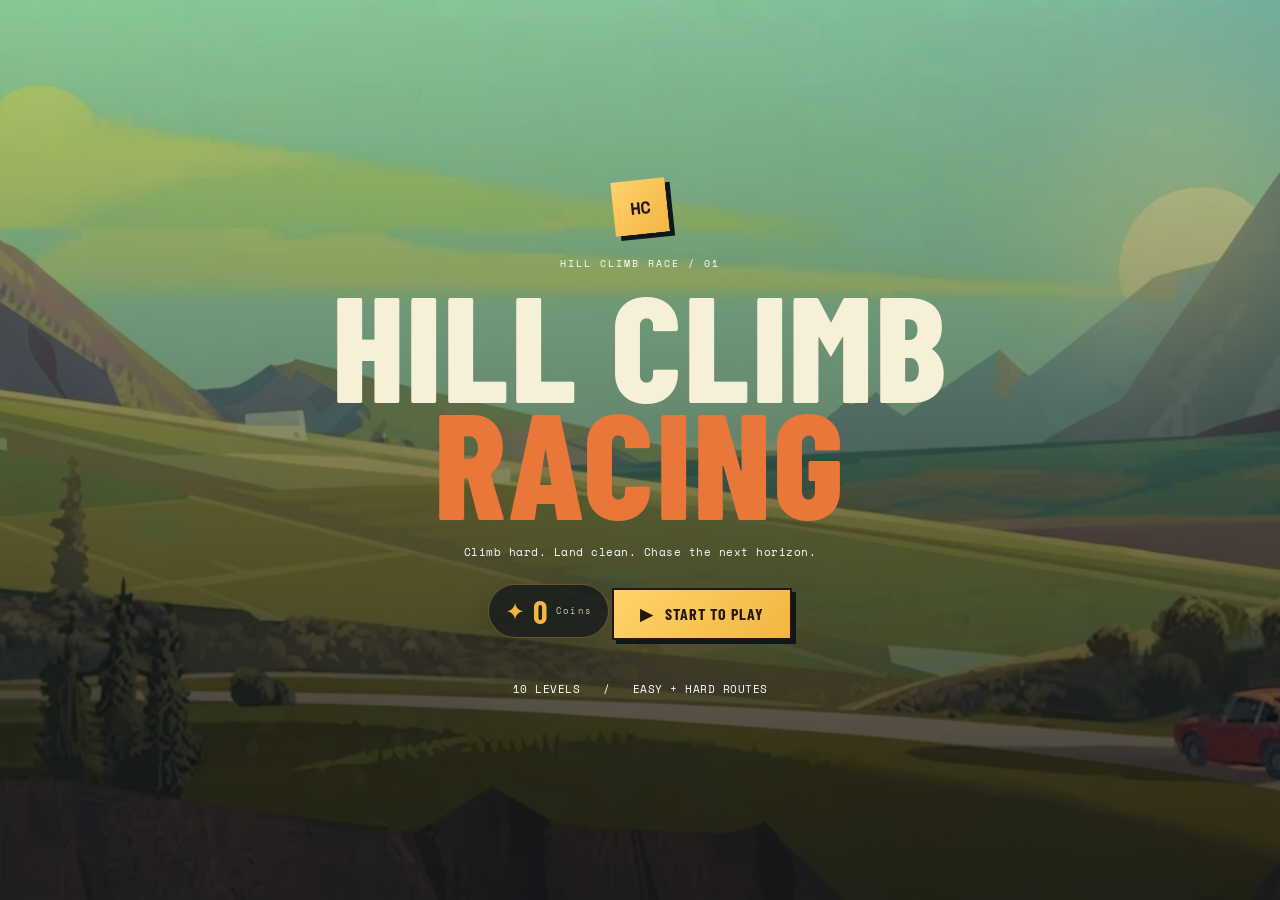
<file: index.html>
<!doctype html>
<html lang="en">
  <head>
    <meta charset="UTF-8" />
    <meta name="viewport" content="width=device-width, initial-scale=1.0" />
    <title>Hill Climb Race</title>
    <link rel="preconnect" href="https://fonts.googleapis.com" />
    <link rel="preconnect" href="https://fonts.gstatic.com" crossorigin />
    <link
      href="https://fonts.googleapis.com/css2?family=Barlow+Condensed:wght@500;600;700;800&family=Space+Mono:wght@400;700&display=swap"
      rel="stylesheet"
    />
    <link rel="stylesheet" href="style.css" />
  </head>
  <body>
    <section class="landing" id="landing">
     
      <div class="landing-copy">
        <span class="landing-mark">HC</span>
        <span class="landing-kicker">HILL CLIMB RACE / 01</span>
        <h1>HILL CLIMB<br /><em>RACING</em></h1>
        <p>Climb hard. Land clean. Chase the next horizon.</p>
        <div class="landing-coins" aria-label="Total coins earned across all runs">
          <span class="coin-icon">✦</span>
          <strong id="landingTotalCoins">0</strong>
          <small>Coins</small>
        </div>
        <button id="playGame">▶ &nbsp; START TO PLAY</button>
        <p>10 LEVELS &nbsp; / &nbsp; EASY + HARD ROUTES</p>
      </div>
     
    </section>

    <main class="shell full-screen-game game-shell-hidden">
      
       <header class="topbar">
        <div class="brand">
          <span class="brand-mark">HB</span>
          <div><strong>HILL CLIMB RACE</strong><small>RACE / 01</small></div>
        </div>
        <div class="status">
          <span class="status-dot"></span><span id="status">READY TO RACE</span>
        </div>
        <button class="icon-button" id="soundButton" aria-label="Toggle sound">
          ♪
        </button>
      </header> 

       <section class="hud" aria-label="Race stats">
        <div class="stat">
          <span class="label">DISTANCE</span
          ><strong><span id="distance">0000</span><small> m</small></strong>
        </div>
        <div class="stat">
          <span class="label">BEST RUN</span
          ><strong><span id="best">0000</span><small> m</small></strong>
        </div>
        <div class="fuel">
          <div class="fuel-top">
            <span class="label">FUEL</span><span id="fuelNum">100%</span>
          </div>
          <div class="fuel-meter"><i id="fuelMeter"></i></div>
        </div>
        <div class="level-panel">
          <div class="level-heading">
            <span class="label">LEVEL</span><strong id="levelLabel">01</strong>
          </div>
          <div class="levels" id="levels" aria-label="Select level"></div>
        </div>
        <div class="difficulty">
          <span class="label">ROUTE</span>
          <div class="diffs">
            <button class="diff" data-difficulty="easy">EASY</button
            ><button class="diff" data-difficulty="medium">MEDIUM</button
            ><button class="diff selected" data-difficulty="hard">HARD</button>
          </div>
        </div> 
        <div class="coins-box">
          <span class="coin">✦</span><strong id="coins">0</strong>
          <small class="coin-total">TOTAL <b id="totalCoins">0</b></small>
        </div>
      </section>
      <section class="frame">
        <canvas id="canvas" aria-label="Hill Climb Race game"></canvas>
        <div class="start-screen visible" id="startScreen">
          <span class="over-kicker">HILL CLIMB RACE</span>
          <strong>READY TO DRIVE?</strong>
          <span class="start-copy">LEVEL <b id="startLevel">01</b> / REACH THE FINISH</span>
          <button id="startGame">▶ &nbsp; START GAME</button>
        </div>
        <div class="mission">
          <span class="mission-mark">↗</span>
          <div>
            <span class="label">DISTANCE TO COVER</span><strong id="missionText">REACH 0180 M</strong>
          </div>
        </div>
        <div class="distance-covered">
          <span class="label">DISTANCE COVERED</span>
          <strong><span id="canvasDistance">0000</span><small> m</small></strong>
        </div>
        <div class="canvas-stats" aria-label="Race stats">
          <div><span class="label">FUEL</span><strong id="canvasFuel">100%</strong></div>
          <div><span class="label">COINS</span><strong id="canvasCoins">0</strong></div>
          <div><span class="label">TOTAL</span><strong id="canvasTotalCoins">0</strong></div>
        </div>
        <div class="toast" id="toast">TAP THE PEDALS TO START</div>
        <div class="pause-overlay" id="pauseOverlay" hidden>
          <div class="pause-card" role="status" aria-live="polite">
            <span class="over-kicker">PAUSED</span>
            <strong>TAKE A BREATHE</strong>
            <span class="over-score">PRESS THE BUTTON TO RESUME</span>
            <button class="pause-back" id="backToRoadmap" type="button">BACK TO LEVEL</button>
          </div>
        </div>
        <div class="over" id="over">
          <span class="over-kicker">RUN COMPLETE</span
          ><strong id="overMsg">OUT OF FUEL</strong
          ><span class="over-score"
            >DISTANCE <b id="finalDist">0000</b> M &nbsp; / &nbsp; COINS
            <b id="finalCoins">0</b></span
          ><span class="over-best" id="overBest">BEST RUN 0000 M</span
          ><div class="over-actions">
            <button id="restart">↻ &nbsp; PLAY AGAIN</button
            ><button id="nextLevel" class="next-level" hidden>NEXT LEVEL &nbsp; →</button>
          </div>
        </div>
      </section>
      <button class="game-action" id="pauseButton" aria-label="Pause game">❚❚</button>
      <nav class="controls" aria-label="Driving controls">
        <button class="pedal reverse" id="brake" aria-label="Brake">
          <span class="pedal-icon" aria-hidden="true"></span>
        </button>
        <div class="hint">
          <span class="key">A</span><span class="key">D</span
          ><span>or tap pedals</span>
        </div> 
        <button class="pedal accelerate" id="gas" aria-label="Throttle">
          <span class="pedal-icon" aria-hidden="true"></span>
        </button>
      </nav>
      <footer>
        <span>HILL CLIMB RACE</span
        ><span>COLLECT ✦ &nbsp; LAND CLEAN &nbsp; GO FAR</span><span>v1.0</span>
      </footer> 
    </main>
    <script src="script.js"></script>
  </body>
</html>
</file>
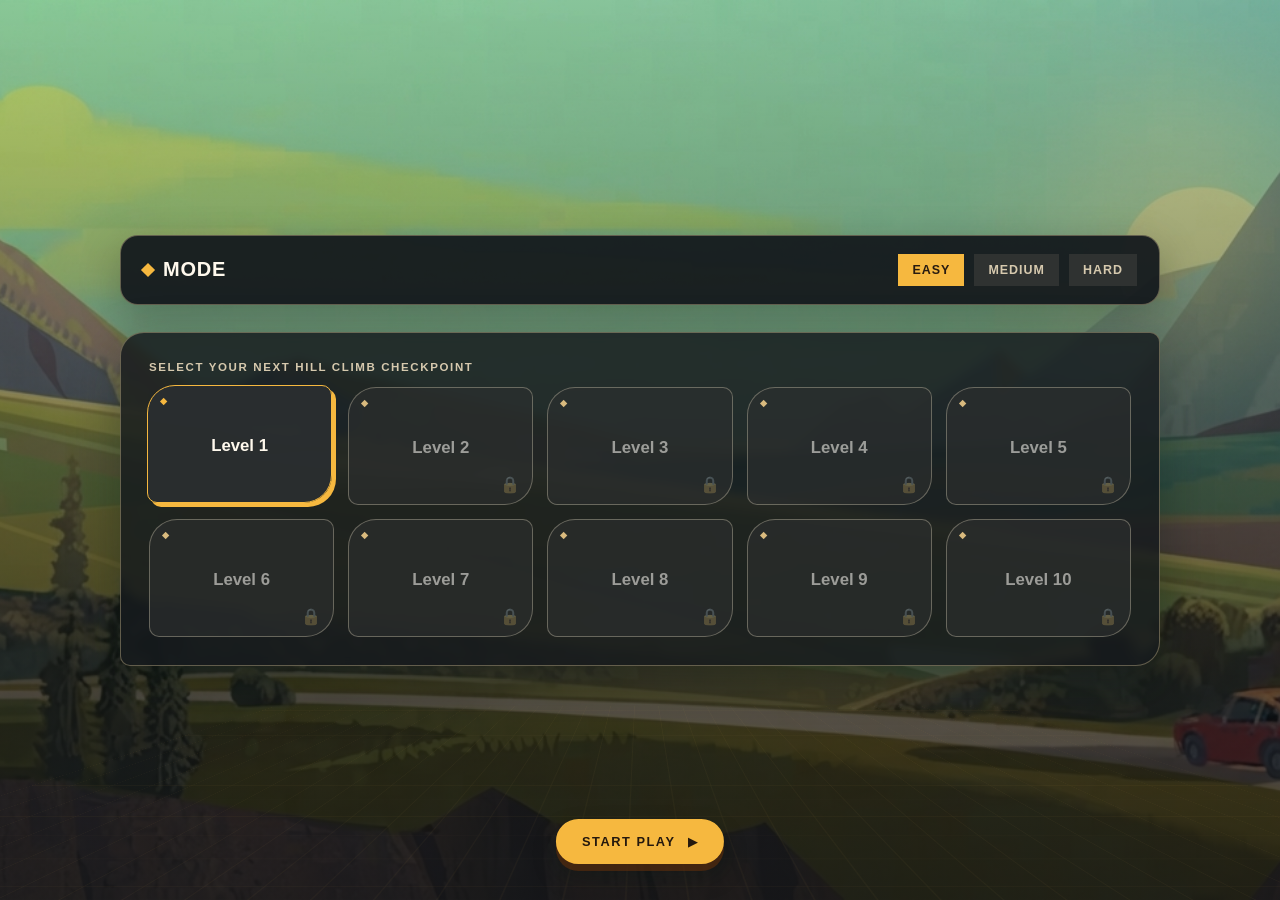
<file: roadmap.html>
<!DOCTYPE html>
<html lang="en">
<head>
    <meta charset="UTF-8">
    <meta name="viewport" content="width=device-width, initial-scale=1.0">
    <title>Roadmap</title>
    <link rel="icon" type="image" href="https://cdn.iconscout.com/icon/premium/png-512-thumb/roadmap-1921505-1628572.png">
    <link rel="stylesheet" href="roadmap.css">
</head>
<body>
    <div class="mode" id="mode">
       <span class="mode-label">Mode</span>
       <button class="easy mode-option is-selected" type="button" data-mode="easy">Easy</button>
       <button class="medium mode-option" type="button" data-mode="medium">Medium</button>
       <button class="hard mode-option" type="button" data-mode="hard">Hard</button>
    </div>
    <a class="start-play" id="startPlay" href="index.html?play=1">Start Play <span aria-hidden="true">&#9654;</span></a>
    <div class="levels" id="class">
        <button class="level level1" type="button" data-level="1">Level 1</button>
        <button class="level level2" type="button" data-level="2">Level 2</button>
        <button class="level level3" type="button" data-level="3">Level 3</button>
        <button class="level level4" type="button" data-level="4">Level 4</button>
        <button class="level level5" type="button" data-level="5">Level 5</button>
        <button class="level level6" type="button" data-level="6">Level 6</button>
        <button class="level level7" type="button" data-level="7">Level 7</button>
        <button class="level level8" type="button" data-level="8">Level 8</button>
        <button class="level level9" type="button" data-level="9">Level 9</button>
        <button class="level level10" type="button" data-level="10">Level 10</button>
    </div>
    <div class="launch-modal" id="launchModal" hidden>
        <div class="launch-card" role="status" aria-live="polite">
            <span class="launch-kicker">MISSION LOADED</span>
            <strong id="launchLevel">LEVEL 01</strong>
            <span id="launchMode">EASY MODE</span>
            <div class="launch-progress"><i></i></div>
            <small>Preparing your route...</small>
        </div>
    </div>
    <script src="roadmap.js"></script>
</body>
</html>
</file>
<file: style.css>
:root {
  --ink: #0f171b;
  --paper: #f7f0d9;
  --orange: #e97739;
  --yellow: #f2b642;
  --muted: #d7c8aa;
  --panel: rgba(15, 22, 23, 0.9);
  --panel-soft: rgba(29, 34, 36, 0.9);
  --line: rgba(242, 182, 66, 0.34);
  --road: #1b2d2e;
  --forest: #2a4a49;
}
* {
  box-sizing: border-box;
}
html {
  overflow-x: hidden;
}
body {
  margin: 0;
  min-height: 100vh;
  overflow-x: hidden;
  background:
    /* linear-gradient(180deg, rgba(12, 17, 19, 0.18), rgba(12, 17, 19, 0.78)), */
    url("bgimage.png") center / cover no-repeat,
    #1b2428;
  color: var(--ink);
  font-family: "Barlow Condensed", sans-serif;
}
/* body:before {
  content: "";
  position: fixed;
  inset: 0;
  pointer-events: none;
  opacity: 0.18;
  background-image: linear-gradient(rgba(242, 182, 66, 0.18) 1px, transparent 1px),
    linear-gradient(90deg, rgba(242, 182, 66, 0.18) 1px, transparent 1px);
  background-size: 42px 42px;
  transform: perspective(520px) rotateX(58deg) scale(1.5) translateY(28%);
  transform-origin: bottom;
} */
button {
  font: inherit;
  cursor: pointer;
}

 .landing {
  position: fixed;
  inset: 0;
  z-index: 20;
  display: grid;
  place-items: center;
  overflow: hidden;
  background:
    linear-gradient(180deg, rgba(18, 24, 27, 0.2), rgba(14, 18, 21, 0.78)),
    url("bgimage.png") center / cover no-repeat,
    #171d20;
  color: var(--paper);
} 
.landing-hidden {
  display: none;
}
.landing-copy {
  position: relative;
  z-index: 1;
 /* width: min(620px, calc(100% - 36px));  */
  text-align: center;
}
.landing-mark {
  display: inline-grid;
  place-items: center;
  width: 54px;
  height: 54px;
  color: #24180d;
  background: linear-gradient(135deg, #ffd26d, var(--yellow));
  font-family: "Space Mono", monospace;
  font-size: 17px;
  font-weight: 700;
  transform: rotate(-6deg);
  box-shadow: 5px 5px 0 #0f171b;
}
.landing-kicker {
  display: block;
  margin-top: 22px;
  color: #fffefd;
  font-family: "Space Mono", monospace;
  font-size: 10px;
  letter-spacing: 2px;
}
.landing h1 {
  margin: 14px 0 4px;
  font-size: clamp(64px, 13vw, 150px);
  line-height: 0.78;
  letter-spacing: 2px;
  font-weight: 800;
}
.landing h1 em {
  color: var(--orange);
  font-style: normal;
}
.landing p {
  margin: 25px auto 24px;
  color: #ffffff;
  font-family: "Space Mono", monospace;
  font-size: 11px;
  letter-spacing: 0.5px;
}
.landing-coins {
  display: inline-flex;
  align-items: center;
  gap: 8px;
  margin: 0 auto 18px;
  padding: 10px 16px;
  border: 1px solid var(--line);
  border-radius: 999px;
  background: rgba(20, 25, 29, 0.8);
  box-shadow: 0 10px 24px rgba(3, 20, 14, 0.2);
}
.landing-coins strong {
  color: var(--yellow);
  font-size: clamp(24px, 3vw, 32px);
  line-height: 1;
}
.landing-coins small {
  color: #d7c8aa;
  font-family: "Space Mono", monospace;
  font-size: 9px;
  letter-spacing: 1.2px;
}
.coin-icon {
  color: var(--yellow);
  font-size: 24px;
}
.landing button {
  border: 2px solid #24180d;
  padding: 14px 26px;
  color: #24180d;
  background: linear-gradient(135deg, #ffd36a, var(--yellow));
  box-shadow: 4px 4px 0 #0f171b;
  font-weight: 700;
  letter-spacing: 1px;
}
.landing button:active {
  transform: translate(3px, 3px);
  box-shadow: 1px 1px 0 var(--ink);
}
/* .landing-copy > small {
  display: block;
  margin-top: 22px;
  color: #d7c8aa;
  font-family: "Space Mono", monospace;
  font-size: 8px;
  letter-spacing: 1px; 
}*/

.game-shell-hidden {
  display: none;
}
.game-shell-hidden.game-visible {
  display: block;
}
.shell {
  width: min(1100px, 100%);
  min-height: 100vh;
  margin: auto;
  padding: 22px 28px 16px;
  position: relative;
}
.topbar,
.hud,
footer,
.controls {
  display: flex;
  align-items: center;
}
.topbar {
  justify-content: space-between;
  margin-bottom: 18px;
}
/* .topbar .brand,
.topbar .status,
.hud,
.frame,
.mission,
.distance-covered,
.canvas-stats,
.pedal,
.pause-card {
  border: 1px solid var(--line);
} */
.brand {
  display: flex;
  align-items: center;
  gap: 10px;
  line-height: 0.85;
}
.brand-mark {
  display: grid;
  place-items: center;
  width: 39px;
  height: 39px;
  background: linear-gradient(135deg, #ffd36a, var(--yellow));
  color: #24180d;
  font-family: "Space Mono", monospace;
  font-weight: 700;
  font-size: 13px;
  transform: rotate(-5deg);
}
.brand strong {
  display: block;
  letter-spacing: 2px;
  font-size: 20px;
  font-weight: 800;
}
.brand small {
  color: var(--muted);
  font-family: "Space Mono", monospace;
  font-size: 9px;
  letter-spacing: 1.5px;
}
.status {
  display: flex;
  align-items: center;
  gap: 8px;
  font-family: "Space Mono", monospace;
  font-size: 10px;
  letter-spacing: 1px;
  color: #4f6c67;
}
.status-dot {
  width: 7px;
  height: 7px;
  border-radius: 50%;
  background: var(--yellow);
  box-shadow: 0 0 0 4px rgba(242, 182, 66, 0.25);
}
.icon-button {
  border: 1px solid var(--line);
  background: var(--panel);
  color: var(--paper);
  width: 35px;
  height: 35px;
  font-size: 20px;
  line-height: 1;
}
.game-action {
  position: fixed;
  top: 30px;
  right: 32px;
  z-index: 10;
  display: none;
  place-items: center;
  width: 42px;
  height: 42px;
  border: 1px solid var(--line);
  background: rgba(20, 25, 29, 0.8);
  color: var(--paper);
  box-shadow: 4px 4px 0 rgba(242, 182, 66, 0.2);
  font-size: 16px;
}
.hud {
  gap: 24px;
  padding: 12px 16px;
  background: rgba(20, 25, 29, 0.96);
  border: 1px solid var(--line);
  box-shadow: 0 14px 34px rgba(3, 20, 14, 0.26);
  color: var(--paper);
}
.stat {
  min-width: 120px;
  border-right: 1px solid #d8ddd3;
}
.label {
  display: block;
  color: var(--muted);
  font-family: "Space Mono", monospace;
  font-size: 9px;
  letter-spacing: 1px;
}
.stat strong {
  display: block;
  font-size: 27px;
  line-height: 1;
  margin-top: 3px;
}
.stat small {
  color: #8d9794;
  font-family: "Space Mono", monospace;
  font-size: 10px;
}
.fuel {
  flex: 1;
  max-width: 265px;
}
.fuel-top {
  display: flex;
  justify-content: space-between;
  margin-bottom: 7px;
}
.fuel-top span:last-child {
  font-family: "Space Mono", monospace;
  font-size: 11px;
}
.fuel-meter {
  height: 8px;
  background: #d9ded5;
  overflow: hidden;
}
.fuel-meter i {
  display: block;
  height: 100%;
  width: 100%;
  background: var(--orange);
  transition: width 0.2s;
}
.level-panel {
  min-width: 225px;
}
.level-heading {
  display: flex;
  align-items: baseline;
  gap: 7px;
  margin-bottom: 6px;
}
.level-heading strong {
  color: var(--orange);
  font-family: "Space Mono", monospace;
  font-size: 13px;
}
.levels {
  display: flex;
  gap: 3px;
}
.level-button {
  width: 19px;
  height: 19px;
  padding: 0;
  border: 1px solid #bccbc3;
  color: var(--muted);
  background: transparent;
  font-family: "Space Mono", monospace;
  font-size: 8px;
}
.level-button.selected {
  border-color: var(--orange);
  color: white;
  background: var(--orange);
}
.level-button.locked {
  color: #adb9b3;
  background: #e2e6df;
  cursor: not-allowed;
}
.coins-box {
  margin-left: auto;
  display: flex;
  align-items: center;
  gap: 7px;
  font-size: 27px;
}
.coins-box strong {
  font-size: 24px;
}
.coin-total {
  color: var(--muted);
  font-family: "Space Mono", monospace;
  font-size: 8px;
  letter-spacing: 0.5px;
  line-height: 1.1;
}
.coin-total b {
  color: var(--paper);
  font-size: 11px;
}
.coin {
  color: var(--yellow);
  font-size: 30px;
}
.difficulty {
  min-width: 112px;
}
.diffs {
  display: flex;
  gap: 3px;
  margin-top: 5px;
}
.diff {
  border: 1px solid #bccbc3;
  padding: 3px 6px;
  color: var(--muted);
  background: transparent;
  font-family: "Space Mono", monospace;
  font-size: 8px;
}
.diff.selected {
  border-color: var(--orange);
  color: white;
  background: var(--orange);
}
.frame {
  position: relative;
  margin-top: 17px;
  overflow: hidden;
  background: linear-gradient(180deg, rgba(120, 160, 146, 0.7), rgba(45, 63, 62, 0.9));
  border: 1px solid var(--line);
  box-shadow: 0 18px 42px rgba(3, 20, 14, 0.25);
  aspect-ratio: 2 / 1;
}
.frame canvas {
  display: block;
  width: 100%;
  height: 100%;
}
.mission {
  position: absolute;
  top: 17px;
  left: 18px;
  display: flex;
  align-items: center;
  gap: 8px;
  color: var(--paper);
  background: rgba(20, 25, 29, 0.78);
  box-shadow: 4px 4px 0 rgba(0, 0, 0, 0.22);
}
.mission-mark {
  display: grid;
  place-items: center;
  width: 28px;
  height: 28px;
  background: linear-gradient(135deg, #ffd36a, var(--yellow));
  color: #24180d;
  font-size: 19px;
}
.mission strong {
  display: block;
  font-size: 15px;
  line-height: 1;
  letter-spacing: 0.4px;
}
.toast {
  position: absolute;
  bottom: 17px;
  left: 50%;
  transform: translateX(-50%);
  padding: 8px 13px;
  color: var(--paper);
  background: rgba(20, 25, 29, 0.9);
  border: 1px solid var(--line);
  font-family: "Space Mono", monospace;
  font-size: 10px;
  letter-spacing: 0.5px;
  white-space: nowrap;
}
.pause-overlay {
  position: absolute;
  inset: 0;
  z-index: 4;
  display: grid;
  place-items: center;
  background: rgba(10, 15, 16, 0.62);
  backdrop-filter: blur(6px);
}
.pause-overlay[hidden] {
  display: none;
} 
.pause-card {
  display: grid;
  place-items: center;
  gap: 10px;
  width: min(340px, calc(100% - 48px));
  padding: 26px 22px;
  border-radius: 22px 8px 22px 8px;
  background: rgba(20, 25, 29, 0.92);
  box-shadow: 0 18px 60px rgba(0, 0, 0, 0.38);
  text-align: center;
}
.pause-card strong {
  font-size: clamp(26px, 4vw, 38px);
  line-height: 0.92;
  color: var(--yellow);
}
.pause-back {
  margin-top: 8px;
  border: 0;
  padding: 12px 18px;
  color: #24180d;
  background: linear-gradient(135deg, #ffd36a, var(--yellow));
  font-weight: 700;
  letter-spacing: 1px;
  cursor: pointer;
}
.start-screen {
  display: none;
  position: absolute;
  inset: 0;
  z-index: 2;
  place-items: center;
  align-content: center;
  gap: 8px;
  text-align: center;
  background: rgba(12, 17, 19, 0.72);
  color: var(--paper);
}
.start-screen.visible {
  display: grid;
}
.start-screen strong {
  color: var(--yellow);
  font-size: clamp(34px, 7vw, 68px);
  line-height: 0.9;
  letter-spacing: 1px;
}
.start-copy {
  color: #c6d9d0;
  font-family: "Space Mono", monospace;
  font-size: 10px;
  letter-spacing: 1px;
  margin: 5px 0 12px;
}
.start-copy b {
  color: var(--yellow);
}
.start-screen button {
  border: 0;
  padding: 12px 22px;
  color: #24180d;
  background: linear-gradient(135deg, #ffd36a, var(--yellow));
  font-weight: 700;
  letter-spacing: 1px;
}
.over {
  display: none;
  position: absolute;
  inset: 0;
  place-items: center;
  align-content: center;
  text-align: center;
  background: rgba(12, 17, 19, 0.7);
  color: var(--paper);
}
.over.visible {
  display: grid;
}
.over-kicker {
  color: var(--yellow);
  font-family: "Space Mono", monospace;
  font-size: 11px;
  letter-spacing: 2px;
}
.over strong {
  font-size: clamp(34px, 7vw, 68px);
  line-height: 0.9;
  letter-spacing: 1px;
}
.over-score {
  font-family: "Space Mono", monospace;
  font-size: 15px;
  color:white;
  margin: 10px 0 19px;
}
.over-score b {
  color: var(--yellow);
}
.over-score b.new-best-score {
  color: #fff3a6;
  text-shadow: 0 0 10px rgba(247, 200, 75, 0.8);
}
.over-best {
  color: #c6d9d0;
  font-family: "Space Mono", monospace;
  font-size: 10px;
  letter-spacing: 1px;
  margin-bottom: 15px;
}
.over-best.new-best {
  color: var(--yellow);
}
.over button {
  border: 0;
  padding: 12px 22px;
  color: #24180d;
  background: linear-gradient(135deg, #ffd36a, var(--yellow));
  font-weight: 700;
  letter-spacing: 1px;
}
.over-actions {
  display: flex;
  gap: 8px;
  flex-wrap: wrap;
  justify-content: center;
}
.next-level {
  color: #24180d !important;
  background: linear-gradient(135deg, #ffb55d, var(--orange)) !important;
}
.controls {
  justify-content: space-between;
  padding: 22px 2px 13px;
}
.pedal {
  display: flex;
  align-items: center;
  gap: 11px;
  min-width: 145px;
  padding: 10px 14px;
  border: 2px solid var(--ink);
  color: var(--paper);
  background: rgba(20, 25, 29, 0.96);
  box-shadow: 3px 3px 0 rgba(15, 23, 27, 0.35);
}
.pedal:active,
.pedal.active {
  transform: translate(2px, 2px);
  box-shadow: 1px 1px 0 var(--ink);
}
.pedal span {
  font-size: 24px;
}
.pedal small {
  font-family: "Space Mono", monospace;
  font-size: 10px;
  letter-spacing: 1px;
}
.accelerate {
  background: linear-gradient(135deg, #ffad57, var(--orange));
  color: #24180d;
  border-color: rgba(36, 24, 13, 0.45);
}
.accelerate span {
  order: 2;
}
.hint {
  display: flex;
  align-items: center;
  gap: 6px;
  color: var(--muted);
  font-family: "Space Mono", monospace;
  font-size: 10px;
}
.key {
  display: grid;
  place-items: center;
  width: 24px;
  height: 24px;
  background: var(--paper);
  border: 1px solid #c3cec6;
  color: var(--ink);
}
.hint span:last-child {
  margin-left: 6px;
}
footer {
  justify-content: space-between;
  border-top: 1px solid #b8c9c1;
  padding-top: 12px;
  color: #68817a;
  font-family: "Space Mono", monospace;
  font-size: 9px;
  letter-spacing: 0.6px;
}
@media (max-width: 600px) {
  .shell {
    padding: 15px 14px 12px;
  }
  .topbar {
    margin-bottom: 13px;
  }
  .status {
    display: none;
  }
  .hud {
    gap: 10px;
    padding: 10px;
  }
  .stat {
    min-width: 72px;
  }
  .stat strong {
    font-size: 22px;
  }
  .fuel {
    min-width: 80px;
  }
  .level-panel {
    min-width: 120px;
  }
  .level-button {
    width: 16px;
    height: 18px;
    font-size: 7px;
  }
  .difficulty {
    min-width: 72px;
  }
  .diff {
    padding: 3px 4px;
    font-size: 7px;
  }
  .coins-box {
    gap: 3px;
  }
  .coin {
    font-size: 24px;
  }
  .frame {
    aspect-ratio: 1 / 0.72;
    box-shadow: 4px 4px 0 var(--ink);
  }
  .mission {
    top: 11px;
    left: 11px;
  }
  .controls {
    padding-top: 17px;
  }
  .pedal {
    min-width: 106px;
    padding: 8px;
    gap: 6px;
  }
  .pedal small {
    font-size: 8px;
  }
  .hint {
    flex-wrap: wrap;
    justify-content: center;
    max-width: 92px;
  }
  .hint span:last-child {
    display: none;
  }
  footer span:nth-child(2) {
    display: none;
  }
}
@media (max-width: 900px) {
  .landing-copy {
    width: min(520px, calc(100% - 28px));
  }
  .landing h1 {
    font-size: clamp(52px, 18vw, 120px);
  }
  .landing p {
    max-width: 440px;
  }
}
@media (max-width: 560px) {
  .landing {
    padding: 16px 0;
  }
  .landing-mark {
    width: 46px;
    height: 46px;
    font-size: 15px;
  }
  .landing-kicker {
    margin-top: 18px;
    font-size: 9px;
    letter-spacing: 1.5px;
  }
  .landing h1 {
    font-size: clamp(42px, 21vw, 96px);
    letter-spacing: 1px;
  }
  .landing p {
    margin: 18px auto 20px;
    font-size: 10px;
    line-height: 1.7;
  }
  .landing button {
    width: 100%;
    max-width: 260px;
    padding: 14px 18px;
  }
  .landing-coins {
    padding: 9px 14px;
  }
}
@media (max-width: 850px) {
  .shell {
    width: 100%;
    padding: 10px 12px 8px;
  }
  .topbar {
    margin-bottom: 8px;
  }
  .hud {
    display: grid;
    grid-template-columns: repeat(3, minmax(0, 1fr));
    gap: 8px 12px;
    padding: 8px 10px;
  }
  .stat {
    min-width: 0;
  }
  .fuel,
  .level-panel,
  .difficulty,
  .coins-box {
    min-width: 0;
    max-width: none;
  }
  .level-panel {
    grid-column: span 2;
  }
  .levels {
    gap: 2px;
  }
  .level-button {
    flex: 1;
    width: auto;
    min-width: 0;
  }
  .coins-box {
    margin-left: 0;
    justify-content: flex-end;
  }
  .frame {
    margin-top: 9px;
    aspect-ratio: 1.65 / 1;
    box-shadow: 4px 4px 0 var(--ink);
  }
  .controls {
    padding: 10px 0 7px;
  }
  footer {
    padding-top: 7px;
  }
}
@media (max-width: 850px) and (max-height: 700px) {
  .shell {
    padding-top: 6px;
    padding-bottom: 5px;
  }
  .topbar {
    margin-bottom: 5px;
  }
  .hud {
    grid-template-columns: repeat(5, minmax(0, 1fr));
    gap: 5px 8px;
    padding: 6px 8px;
  }
  .stat strong {
    font-size: 21px;
  }
  .fuel-top {
    margin-bottom: 4px;
  }
  .level-panel {
    grid-column: span 2;
  }
  .difficulty {
    grid-column: span 2;
  }
  .coins-box {
    grid-column: span 1;
  }
  .frame {
    margin-top: 6px;
    aspect-ratio: 2.5 / 1;
  }
  .controls {
    padding: 5px 0 1px;
  }
  footer {
    padding-top: 2px;
    font-size: 8px;
  }
}
@media (min-width: 851px) and (max-height: 850px) {
  body {
    overflow: hidden;
  }
  .shell {
    padding-top: 10px;
    padding-bottom: 6px;
  }
  .topbar {
    margin-bottom: 9px;
  }
  .hud {
    padding-top: 8px;
    padding-bottom: 8px;
  }
  .frame {
    margin-top: 10px;
    aspect-ratio: 2.45 / 1;
  }
  .controls {
    padding-top: 10px;
    padding-bottom: 6px;
  }
  footer {
    padding-top: 6px;
  }
}

/* Canvas-first game layout */
.full-screen-game {
  width: 100%;
  min-height: 100vh;
  margin: 0;
  padding: 0;
}

.full-screen-game .topbar,
.full-screen-game .hud,
.full-screen-game footer {
  display: none;
}

.full-screen-game .game-action {
  display: grid;
}

.full-screen-game .frame {
  position: fixed;
  inset: 0;
  z-index: 0;
  width: 100vw;
  height: 100vh;
  margin: 0;
  border: 0;
  box-shadow: none;
  aspect-ratio: auto;
}

.full-screen-game .frame canvas {
  width: 100vw;
  height: 100vh;
}

.full-screen-game .mission,
.full-screen-game .distance-covered,
.full-screen-game .canvas-stats,
.full-screen-game .controls {
  z-index: 3;
}

.full-screen-game .mission {
  top: 30px;
  left: 32px;
  padding: 10px 14px 10px 10px;
  color: var(--paper);
  background: rgba(20, 25, 29, 0.84);
  box-shadow: 4px 4px 0 rgba(242, 182, 66, 0.24);
}

.full-screen-game .distance-covered {
  position: absolute;
  top: 104px;
  left: 32px;
  padding: 10px 14px;
  color: var(--paper);
  background: rgba(20, 25, 29, 0.82);
  box-shadow: 4px 4px 0 rgba(242, 182, 66, 0.2);
}

.full-screen-game .distance-covered strong {
  display: block;
  margin-top: 3px;
  font-size: 28px;
  line-height: 1;
}

.full-screen-game .distance-covered small {
  color: var(--muted);
  font-family: "Space Mono", monospace;
  font-size: 10px;
}

.full-screen-game .canvas-stats {
  position: absolute;
  top: 30px;
  right: 32px;
  display: flex;
  align-items: stretch;
  color: var(--paper);
  background: rgba(20, 25, 29, 0.82);
  box-shadow: 4px 4px 0 rgba(242, 182, 66, 0.2);
}

.full-screen-game .canvas-stats div {
  min-width: 82px;
  padding: 11px 14px;
  border-left: 1px solid rgba(245, 241, 232, 0.2);
}

.full-screen-game .canvas-stats div:first-child {
  border-left: 0;
}

.full-screen-game .canvas-stats strong {
  display: block;
  margin-top: 3px;
  color: var(--yellow);
  font-size: 22px;
  line-height: 1;
}

.full-screen-game .controls {
  position: fixed;
  right: 0;
  bottom: 0;
  left: 0;
  z-index: 4;
  padding: 0 32px 30px;
  pointer-events: none;
}

.full-screen-game .pedal {
  position: relative;
  display: grid;
  place-items: center;
  min-width: 112px;
  height: 82px;
  padding: 8px;
  border: 3px solid rgba(242, 182, 66, 0.55);
  border-radius: 16px 16px 9px 9px;
  background: linear-gradient(145deg, rgba(32, 37, 39, 0.9) 0%, rgba(20, 25, 29, 0.94) 48%, rgba(27, 35, 37, 0.96) 100%);
  box-shadow: inset 0 2px 0 rgba(255, 255, 255, 0.08), 7px 9px 0 rgba(17, 22, 25, 0.84),
    0 12px 22px rgba(0, 0, 0, 0.32);
  pointer-events: auto;
  transform: perspective(180px) rotateX(8deg);
  transition: transform 120ms ease, box-shadow 120ms ease, filter 120ms ease;
}

.full-screen-game .pedal::before {
  position: absolute;
  inset: 9px 11px;
  border: 1px solid rgba(255, 255, 255, 0.48);
  border-radius: 10px 10px 6px 6px;
  content: "";
  background-image:
    linear-gradient(rgba(20, 37, 43, 0.32) 1px, transparent 1px),
    linear-gradient(90deg, rgba(20, 37, 43, 0.32) 1px, transparent 1px);
  background-size: 8px 8px;
}

.full-screen-game .pedal-icon {
  position: relative;
  z-index: 1;
  display: block;
  width: 14px;
  height: 29px;
  border-radius: 4px 4px 8px 8px;
  background: transparent;
  box-shadow: none;
}

.full-screen-game .reverse .pedal-icon {
  transform: rotate(-16deg);
}

.full-screen-game .accelerate .pedal-icon {
  transform: rotate(16deg);
  background: transparent;
}

.full-screen-game .pedal:hover,
.full-screen-game .pedal:focus-visible {
  filter: brightness(1.08);
  outline: 3px solid rgba(246, 184, 63, 0.8);
  outline-offset: 4px;
}

.full-screen-game .pedal:active,
.full-screen-game .pedal.active {
  box-shadow: inset 0 2px 0 rgba(255, 255, 255, 0.45), 2px 3px 0 #17252b;
  transform: perspective(180px) rotateX(8deg) translate(4px, 6px);
}

.full-screen-game .hint {
  display: none;
}

@media (max-width: 900px) {
  .full-screen-game .mission {
    top: 18px;
    left: 18px;
  }

  .full-screen-game .distance-covered {
    top: 92px;
    left: 18px;
  }

  .full-screen-game .canvas-stats {
    top: 18px;
    right: 18px;
  }

  .full-screen-game .game-action {
    top: 18px;
    right: 18px;
  }
}

@media (max-width: 600px) {
  .full-screen-game .mission,
  .full-screen-game .distance-covered {
    left: 16px;
  }

  .full-screen-game .mission {
    top: 12px;
    max-width: calc(100% - 120px);
    padding: 8px 10px 8px 8px;
  }

  .full-screen-game .distance-covered {
    top: 80px;
    padding: 8px 10px;
  }

  .full-screen-game .canvas-stats {
    top: 12px;
    right: 12px;
  }

  .full-screen-game .canvas-stats div {
    min-width: 0;
    padding: 8px 8px;
  }

  .full-screen-game .canvas-stats strong {
    font-size: 16px;
  }

  .full-screen-game .controls {
    padding: 0 16px 18px;
  }

  .full-screen-game .pedal {
    min-width: 88px;
    height: 66px;
    padding: 7px 9px;
  }

  .full-screen-game .pedal-icon {
    width: 12px;
    height: 24px;
  }
}

@media (max-width: 420px) {
  .full-screen-game .mission {
    max-width: calc(100% - 110px);
  }

  .full-screen-game .mission strong {
    font-size: 12px;
  }

  .full-screen-game .distance-covered strong {
    font-size: 22px;
  }

  .full-screen-game .canvas-stats {
    gap: 0;
    max-width: calc(100% - 24px);
  }

  .full-screen-game .canvas-stats div {
    padding: 7px 8px;
  }

  .full-screen-game .canvas-stats .label {
    font-size: 8px;
  }

  .full-screen-game .controls {
    padding: 0 12px 14px;
  }

  .full-screen-game .pedal {
    min-width: 78px;
    height: 60px;
    border-radius: 12px 12px 8px 8px;
  }
}
</file>
<file: roadmap.css>
:root {
	--ink: #fff9ed;
	--muted: #d6c9ae;
	--paper: rgba(20, 25, 29, 0.92);
	--surface: rgba(49, 52, 50, 0.92);
	--line: rgba(255, 231, 174, 0.32);
	--accent: #f6b83f;
	--accent-dark: #c8781d;
	--gold: #f6b83f;
	--teal: #e47732;
}

* {
	box-sizing: border-box;
}

body {
	display: flex;
	flex-direction: column;
	justify-content: center;
	gap: 0;
	position: relative;
	overflow: hidden;
	min-height: 100vh;
	margin: 0;
	padding: clamp(24px, 6vh, 72px) clamp(16px, 5vw, 80px);
	color: var(--ink);
	background:
		linear-gradient(180deg, rgba(18, 24, 27, 0.2), rgba(14, 18, 21, 0.78)),
		url("bgimage.png") center / cover no-repeat,
		#252d2f;
	font-family: "Trebuchet MS", Arial, sans-serif;
}

body::before {
	position: fixed;
	inset: 0;
	z-index: 0;
	content: "";
	opacity: 0.18;
	pointer-events: none;
	background-image: linear-gradient(rgba(246, 184, 63, 0.2) 1px, transparent 1px),
		linear-gradient(90deg, rgba(246, 184, 63, 0.2) 1px, transparent 1px);
	background-size: 42px 42px;
	transform: perspective(500px) rotateX(58deg) scale(1.5) translateY(28%);
	transform-origin: bottom;
}

.mode,
.levels {
	position: relative;
	z-index: 1;
	width: min(1040px, 100%);
	margin-right: auto;
	margin-left: auto;
}

.mode-label {
	margin-right: auto;
}

.start-play {
	position: fixed;
	left: 50%;
	z-index: 1;
	display: inline-flex;
	align-items: center;
	gap: 12px;
	bottom: clamp(18px, 4vh, 38px);
	padding: 13px 24px;
	border: 2px solid var(--accent);
	border-radius: 999px;
	color: #24180d;
	background: var(--accent);
	box-shadow: 0 7px 0 rgba(90, 45, 13, 0.65), 0 12px 24px rgba(3, 20, 14, 0.3);
	font-size: 0.8rem;
	font-weight: 800;
	letter-spacing: 0.12em;
	text-decoration: none;
	text-transform: uppercase;
	transform: translateX(-50%);
	transition: transform 160ms ease, box-shadow 160ms ease, background 160ms ease;
}

.start-play span {
	font-size: 0.72rem;
}

.start-play:hover,
.start-play:focus-visible {
	background: #ffd36a;
	box-shadow: 0 4px 0 rgba(90, 45, 13, 0.65), 0 12px 24px rgba(3, 20, 14, 0.3);
	outline: none;
	transform: translate(-50%, 3px);
}

.start-play:active {
	box-shadow: 0 1px 0 rgba(90, 45, 13, 0.65);
	transform: translate(-50%, 6px);
}

.mode {
	display: flex;
	align-items: center;
	gap: 10px;
	margin-bottom: clamp(18px, 3vh, 34px);
	padding: 18px 22px;
	border: 1px solid var(--line);
	border-radius: 18px;
	background: rgba(20, 25, 29, 0.94);
	box-shadow: 0 14px 40px rgba(3, 20, 14, 0.28);
	font-size: 1.25rem;
	font-weight: 700;
	letter-spacing: 0.04em;
	text-transform: uppercase;
}

.mode::before {
	width: 10px;
	height: 10px;
	content: "";
	background: var(--accent);
	transform: rotate(45deg);
}

.mode-option {
	padding: 8px 13px;
	border: 1px solid transparent;
	color: var(--muted);
	background: var(--surface);
	font: inherit;
	font-size: 0.78rem;
	font-weight: 700;
	letter-spacing: 0.08em;
	text-transform: uppercase;
	cursor: pointer;
}

.mode-option:hover,
.mode-option:focus-visible,
.mode-option.is-selected {
	border-color: var(--accent);
	color: #281b10;
	background: var(--accent);
	outline: none;
}

.levels {
	display: grid;
	grid-template-columns: repeat(5, minmax(0, 1fr));
	gap: 14px;
	padding: 28px;
	border: 1px solid var(--line);
	border-radius: 24px 10px 24px 10px;
	background: rgba(20, 25, 29, 0.82);
	box-shadow: 0 18px 50px rgba(3, 20, 14, 0.35);
	backdrop-filter: blur(5px);
}

.levels::before {
	grid-column: 1 / -1;
	content: "Select your next hill climb checkpoint";
	color: var(--muted);
	font-family: "Trebuchet MS", sans-serif;
	font-size: 0.72rem;
	font-weight: 700;
	letter-spacing: 0.14em;
	text-transform: uppercase;
}

.levels > button {
	position: relative;
	display: grid;
	min-height: 118px;
	place-items: center;
	padding: 16px 10px 12px;
	border: 1px solid var(--line);
	border-radius: 28px 10px 28px 10px;
	color: var(--ink);
	background: rgba(42, 47, 48, 0.93);
	font: inherit;
	font-size: 1.05rem;
	font-weight: 700;
	cursor: pointer;
	transition: transform 160ms ease, border-color 160ms ease, box-shadow 160ms ease;
}

.levels > button::before {
	position: absolute;
	top: 10px;
	left: 12px;
	color: var(--accent);
	content: "◆";
	font-family: sans-serif;
	font-size: 0.55rem;
}

.levels > button:nth-child(3n + 2) {
	background: rgba(82, 67, 45, 0.92);
}

.levels > button:hover,
.levels > button:focus-visible,
.levels > button.is-selected {
	border-color: var(--accent);
	outline: none;
	box-shadow: 4px 4px 0 var(--accent);
	transform: translate(-2px, -2px);
}

.levels > button.is-locked {
	color: rgba(255, 249, 237, 0.55);
	background: rgba(42, 47, 48, 0.66);
	cursor: not-allowed;
	filter: saturate(0.5);
}

.levels > button.is-locked::after {
	position: absolute;
	right: 12px;
	bottom: 10px;
	content: "\1F512";
	opacity: 0.55;
	font-size: 1rem;
}

.launch-modal {
	position: fixed;
	inset: 0;
	z-index: 5;
	display: grid;
	place-items: center;
	padding: 24px;
	background: rgba(9, 13, 15, 0.58);
	backdrop-filter: blur(6px);
}

.launch-modal[hidden] {
	display: none;
}

.launch-card {
	display: grid;
	width: min(360px, 100%);
	gap: 9px;
	padding: 28px 30px 24px;
	border: 1px solid var(--line);
	border-radius: 22px 8px 22px 8px;
	color: var(--ink);
	background: rgba(20, 25, 29, 0.96);
	box-shadow: 8px 8px 0 rgba(246, 184, 63, 0.8), 0 24px 70px rgba(0, 0, 0, 0.42);
	text-align: center;
	animation: launch-in 220ms ease-out;
}

.launch-kicker,
.launch-card small {
	color: var(--muted);
	font-size: 0.68rem;
	font-weight: 700;
	letter-spacing: 0.14em;
	text-transform: uppercase;
}

.launch-card strong {
	color: var(--accent);
	font-size: 2rem;
	letter-spacing: 0.04em;
}

.launch-card span:not(.launch-kicker) {
	font-size: 0.9rem;
	font-weight: 700;
	letter-spacing: 0.12em;
}

.launch-progress {
	height: 5px;
	margin-top: 8px;
	overflow: hidden;
	background: rgba(255, 249, 237, 0.16);
}

.launch-progress i {
	display: block;
	height: 100%;
	background: var(--accent);
	transform-origin: left;
	animation: launch-progress 5s linear forwards;
}

@keyframes launch-in {
	from { opacity: 0; transform: translateY(10px) scale(0.97); }
	to { opacity: 1; transform: translateY(0) scale(1); }
}

@keyframes launch-progress {
	from { transform: scaleX(0); }
	to { transform: scaleX(1); }
}

@media (max-width: 680px) {
	body {
		padding: 24px 14px;
	}

	.mode {
		flex-wrap: wrap;
		gap: 8px;
		padding: 16px;
	}

	.levels {
		grid-template-columns: repeat(2, minmax(0, 1fr));
		padding: 18px;
	}

}

@media (max-width: 380px) {
	.levels {
		grid-template-columns: 1fr;
	}
}
</file>
